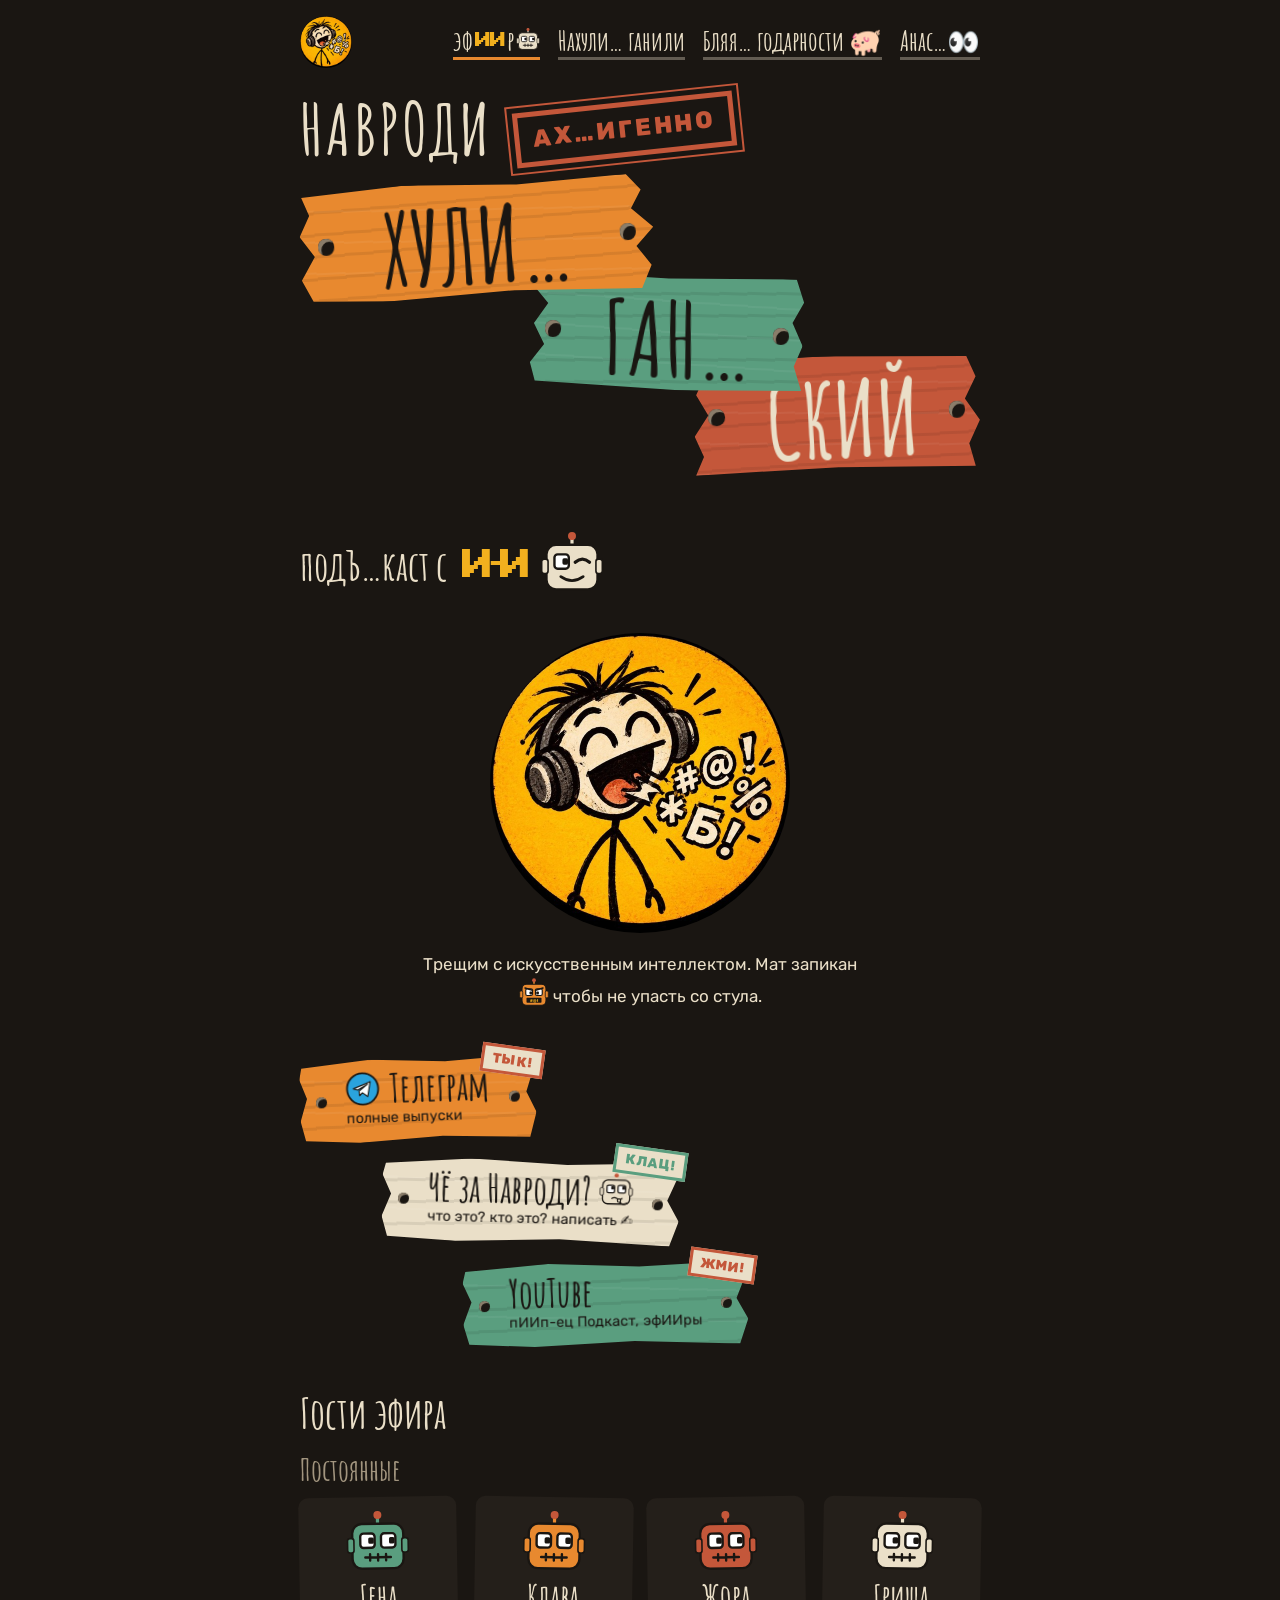
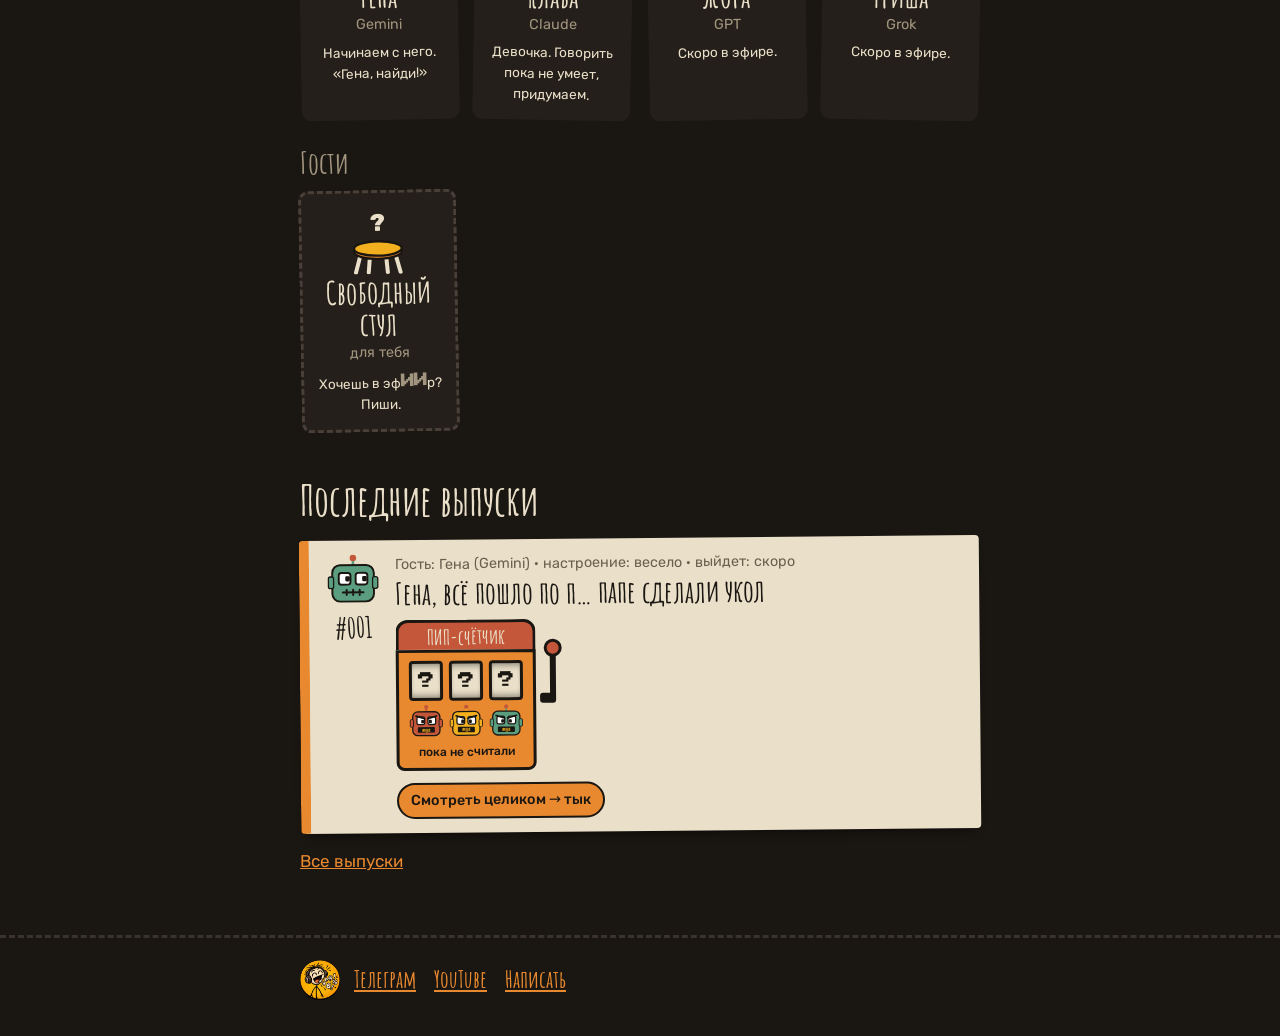
<file: index.html>
<!DOCTYPE html>
<html lang="ru">
<head>
<meta charset="utf-8">
<meta name="viewport" content="width=device-width,initial-scale=1">
<title>Навроди. Ах…игенно хули… ган… ский подЪ…каст с И-И</title>
<meta name="description" content="Навроди: ах…игенно хулиганский подкаст с ИИ. Мат запикан. Полные выпуски в Телеграме.">
<link rel="icon" href="favicon.png" type="image/png">
<link rel="preconnect" href="https://fonts.googleapis.com"><link rel="preconnect" href="https://fonts.gstatic.com" crossorigin>
<link href="https://fonts.googleapis.com/css2?family=Amatic+SC:wght@700&family=Rubik:wght@400;500;700;800&display=swap" rel="stylesheet">
<link rel="stylesheet" href="site.css">
</head>
<body class="glavnaya" data-page="glavnaya">
<header id="shapka"></header>
<main class="wrap">
<section id="hero"></section>
<section id="knopki"></section>
<h2>Гости эфира</h2>
<div id="gosti"></div>
<h2>Последние выпуски</h2>
<div id="vypuski" data-limit="3"></div>
<p><a href="vypuski.html">Все выпуски</a></p>
</main>
<footer id="podval"></footer>
<script src="site.js"></script>
</body>
</html>
</file>
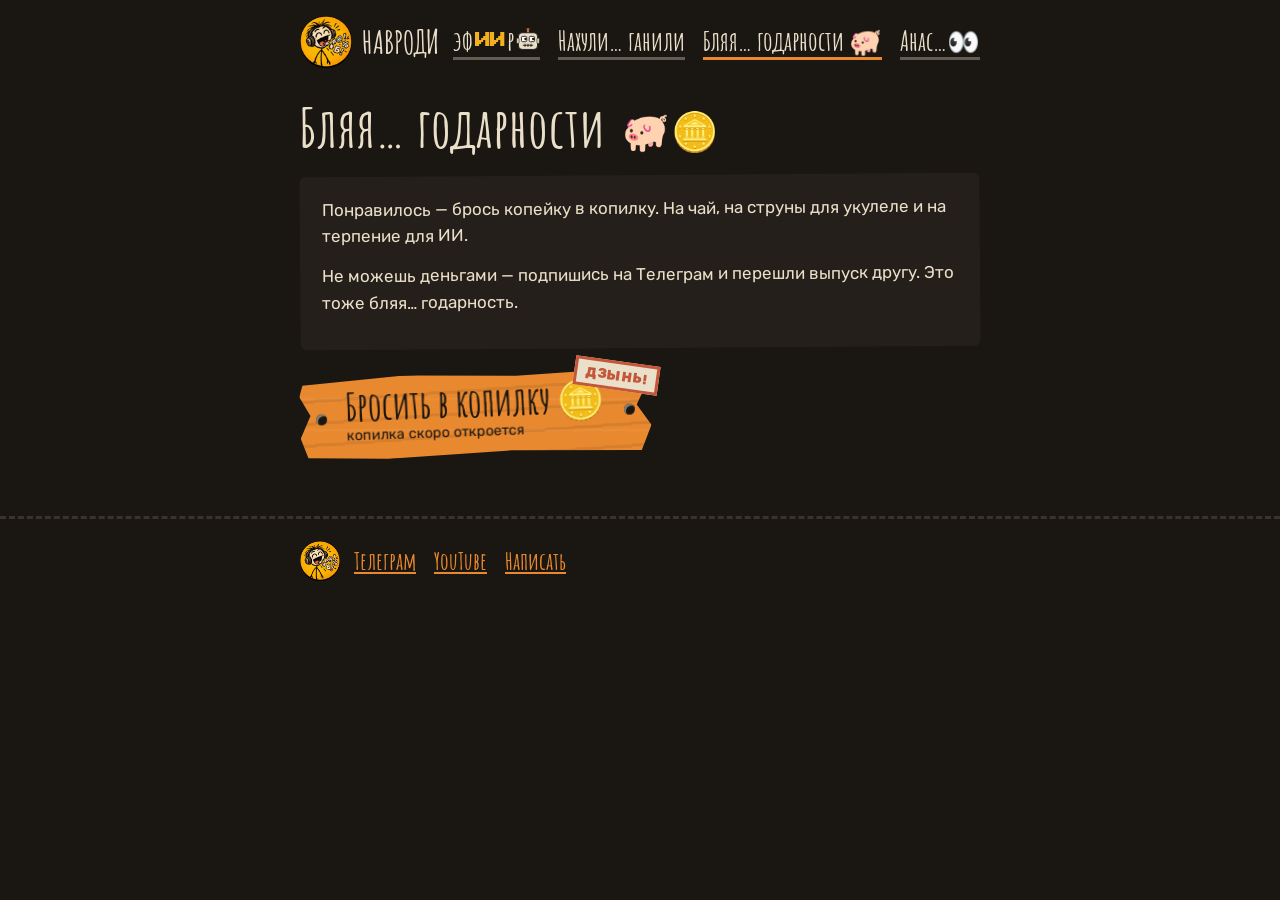
<file: blagodarnosti.html>
<!DOCTYPE html>
<html lang="ru">
<head>
<meta charset="utf-8">
<meta name="viewport" content="width=device-width,initial-scale=1">
<title>Бляя… годарности — Навроди</title>
<meta name="description" content="Поддержать Навроди.">
<link rel="icon" href="favicon.png" type="image/png">
<link rel="preconnect" href="https://fonts.googleapis.com"><link rel="preconnect" href="https://fonts.gstatic.com" crossorigin>
<link href="https://fonts.googleapis.com/css2?family=Amatic+SC:wght@700&family=Rubik:wght@400;500;700;800&display=swap" rel="stylesheet">
<link rel="stylesheet" href="site.css">
</head>
<body class="blagodarnosti" data-page="blagodarnosti">
<header id="shapka"></header>
<main class="wrap">
<h1>Бляя… годарности <span class="emo">🐖🪙</span></h1>
<div class="text"><p>Понравилось — брось копейку в копилку. На чай, на струны для укулеле и на терпение для ИИ.</p><p>Не можешь деньгами — подпишись на Телеграм и перешли выпуск другу. Это тоже бляя… годарность.</p></div>
<div id="kopilka" style="margin-top:26px"></div>
</main>
<footer id="podval"></footer>
<script src="site.js"></script>
</body>
</html>
</file>
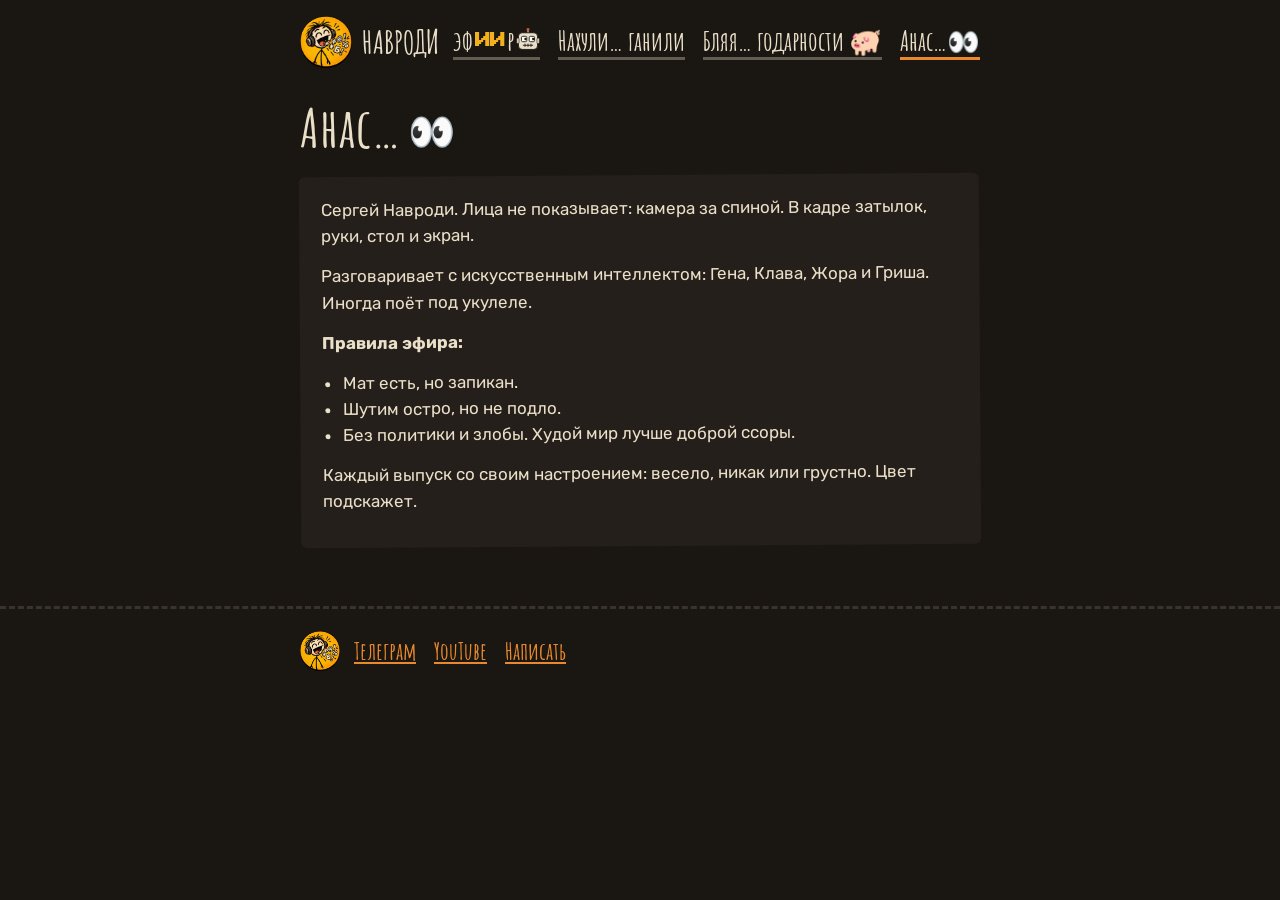
<file: kto.html>
<!DOCTYPE html>
<html lang="ru">
<head>
<meta charset="utf-8">
<meta name="viewport" content="width=device-width,initial-scale=1">
<title>Анас… — Навроди</title>
<meta name="description" content="Анас… Кто мы и что тут происходит.">
<link rel="icon" href="favicon.png" type="image/png">
<link rel="preconnect" href="https://fonts.googleapis.com"><link rel="preconnect" href="https://fonts.gstatic.com" crossorigin>
<link href="https://fonts.googleapis.com/css2?family=Amatic+SC:wght@700&family=Rubik:wght@400;500;700;800&display=swap" rel="stylesheet">
<link rel="stylesheet" href="site.css">
</head>
<body class="kto" data-page="kto">
<header id="shapka"></header>
<main class="wrap">
<h1>Анас…<span class="emo">👀</span></h1>
<div class="text"><p>Сергей Навроди. Лица не показывает: камера за спиной. В кадре затылок, руки, стол и экран.</p>
<p>Разговаривает с искусственным интеллектом: Гена, Клава, Жора и Гриша. Иногда поёт под укулеле.</p>
<p><b>Правила эфира:</b></p>
<ul><li>Мат есть, но запикан.</li><li>Шутим остро, но не подло.</li><li>Без политики и злобы. Худой мир лучше доброй ссоры.</li></ul>
<p>Каждый выпуск со своим настроением: весело, никак или грустно. Цвет подскажет.</p></div>
</main>
<footer id="podval"></footer>
<script src="site.js"></script>
</body>
</html>
</file>
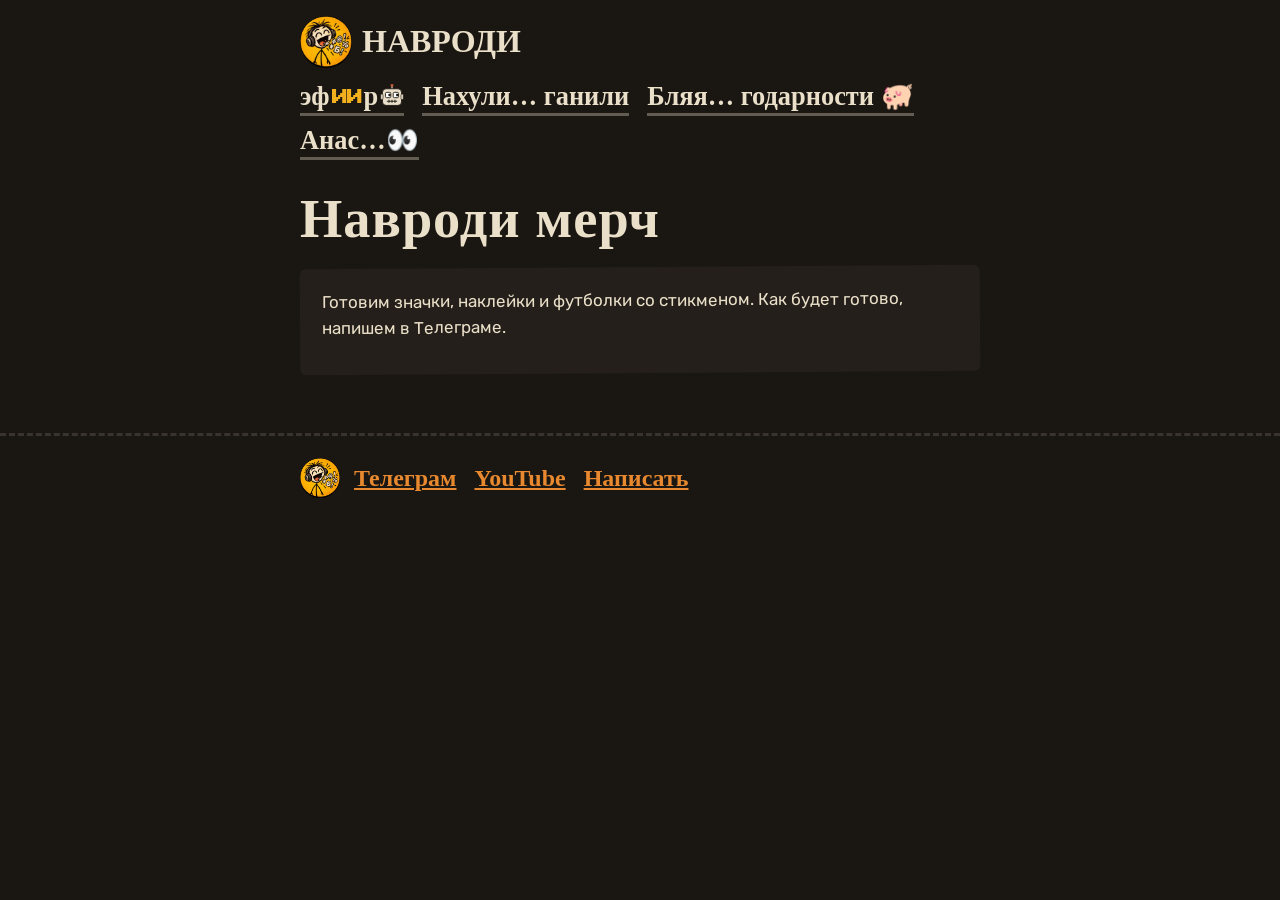
<file: merch.html>
<!DOCTYPE html>
<html lang="ru">
<head>
<meta charset="utf-8">
<meta name="viewport" content="width=device-width,initial-scale=1">
<title>Навроди мерч</title>
<meta name="description" content="Мерч Навроди.">
<link rel="icon" href="favicon.svg" type="image/svg+xml">
<link rel="preconnect" href="https://fonts.googleapis.com"><link rel="preconnect" href="https://fonts.gstatic.com" crossorigin>
<link href="https://fonts.googleapis.com/css2?family=Rubik:wght@400;500;700&display=swap" rel="stylesheet">
<link rel="stylesheet" href="site.css">
</head>
<body class="merch" data-page="merch" data-root="">
<header id="shapka"></header>
<main class="wrap">
<h1>Навроди мерч</h1>
<div class="text"><p>Готовим значки, наклейки и футболки со стикменом. Как будет готово, напишем в Телеграме.</p></div>
</main>
<footer id="podval"></footer>
<script src="site.js"></script>
</body>
</html>
</file>
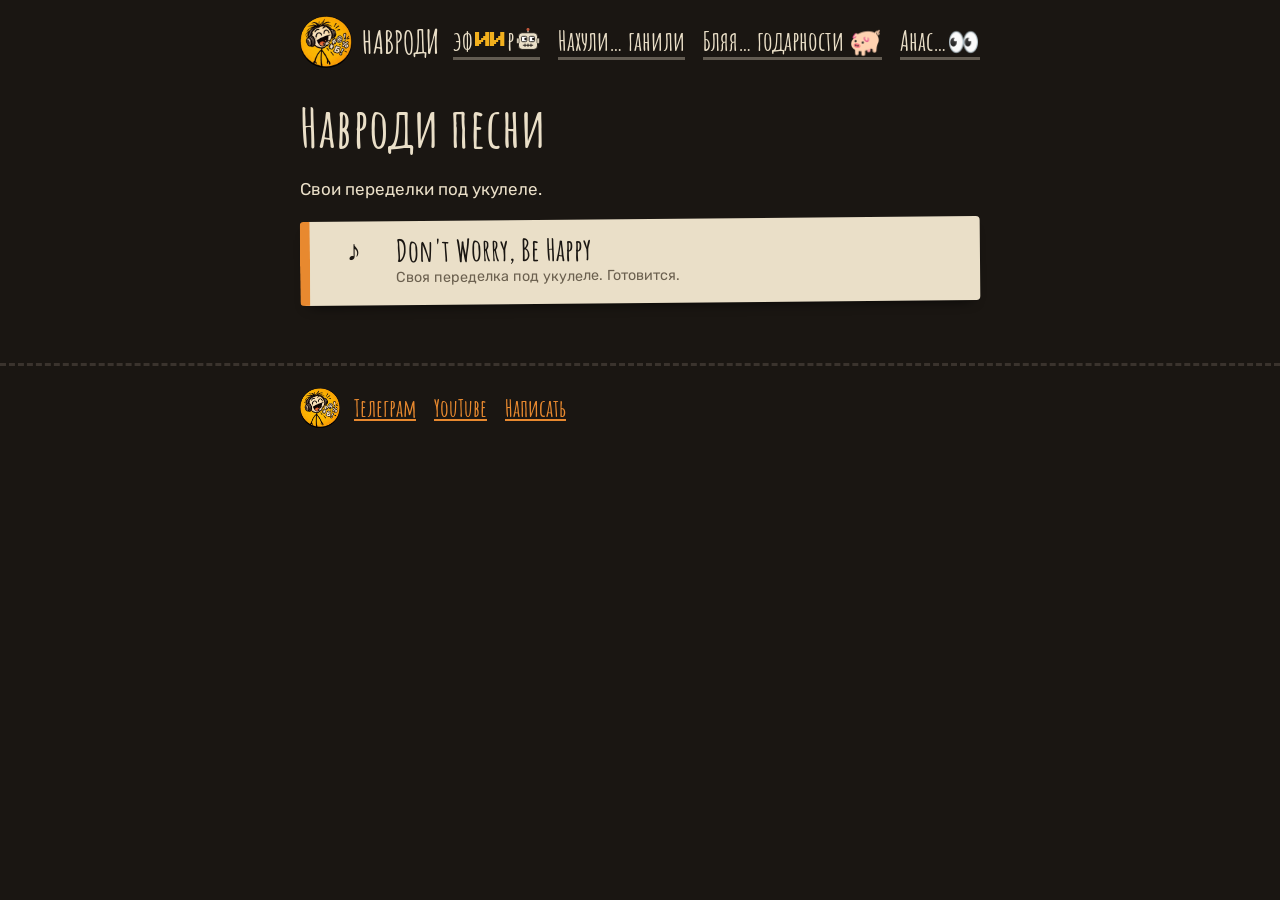
<file: pesni.html>
<!DOCTYPE html>
<html lang="ru">
<head>
<meta charset="utf-8">
<meta name="viewport" content="width=device-width,initial-scale=1">
<title>Песни — Навроди</title>
<meta name="description" content="Песни Навроди под укулеле.">
<link rel="icon" href="favicon.png" type="image/png">
<link rel="preconnect" href="https://fonts.googleapis.com"><link rel="preconnect" href="https://fonts.gstatic.com" crossorigin>
<link href="https://fonts.googleapis.com/css2?family=Amatic+SC:wght@700&family=Rubik:wght@400;500;700;800&display=swap" rel="stylesheet">
<link rel="stylesheet" href="site.css">
</head>
<body class="pesni" data-page="pesni">
<header id="shapka"></header>
<main class="wrap">
<h1>Навроди песни</h1>
<p>Свои переделки под укулеле.</p>
<div id="pesni"></div>
</main>
<footer id="podval"></footer>
<script src="site.js"></script>
</body>
</html>
</file>
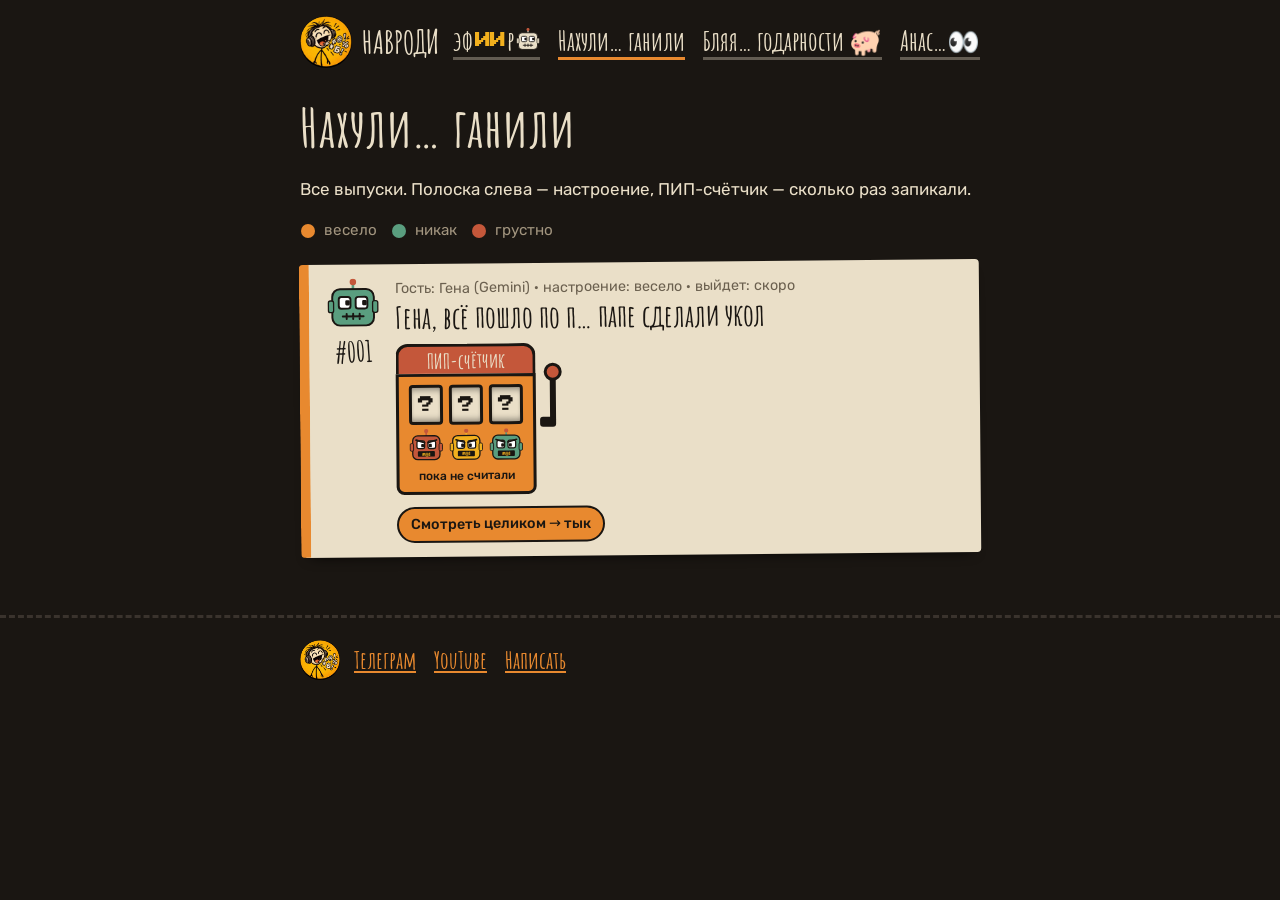
<file: vypuski.html>
<!DOCTYPE html>
<html lang="ru">
<head>
<meta charset="utf-8">
<meta name="viewport" content="width=device-width,initial-scale=1">
<title>Нахули… ганили — Навроди</title>
<meta name="description" content="Все выпуски Навроди.">
<link rel="icon" href="favicon.png" type="image/png">
<link rel="preconnect" href="https://fonts.googleapis.com"><link rel="preconnect" href="https://fonts.gstatic.com" crossorigin>
<link href="https://fonts.googleapis.com/css2?family=Amatic+SC:wght@700&family=Rubik:wght@400;500;700;800&display=swap" rel="stylesheet">
<link rel="stylesheet" href="site.css">
</head>
<body class="vypuski" data-page="vypuski">
<header id="shapka"></header>
<main class="wrap">
<h1>Нахули… ганили</h1>
<p>Все выпуски. Полоска слева — настроение, ПИП-счётчик — сколько раз запикали.</p>
<div class="legend"><span><svg width="16" height="16"><circle cx="8" cy="8" r="7" fill="#e8892f"/></svg>весело</span><span><svg width="16" height="16"><circle cx="8" cy="8" r="7" fill="#5a9e7f"/></svg>никак</span><span><svg width="16" height="16"><circle cx="8" cy="8" r="7" fill="#c4573a"/></svg>грустно</span></div>
<div id="vypuski"></div>
</main>
<footer id="podval"></footer>
<script src="site.js"></script>
</body>
</html>
</file>
<file: site.css>
/* пиксельный шрифт для «И-И» (Press Start 2P, лежит рядом с сайтом) */
@font-face{font-family:"Pixel";src:url(pixel-cyr.woff2) format("woff2");unicode-range:U+0301,U+0400-045F,U+0490-0491,U+04B0-04B1,U+2116;font-display:swap}
@font-face{font-family:"Pixel";src:url(pixel-lat.woff2) format("woff2");unicode-range:U+0000-00FF;font-display:swap}
/* Навроди: чёрный, оранжевый, жёлтый, приглушённый зелёный, кирпичный, кремовый */
:root{
  --bg:#1a1612; --bg2:#241f1a; --orange:#e8892f; --yellow:#f2b01e; --green:#5a9e7f; --brick:#c4573a;
  --cream:#eadfc8; --ink:#1a1612; --muted:#a2957f;
}
*{box-sizing:border-box}
body{margin:0;background:var(--bg);color:var(--cream);font:17px/1.55 "Rubik",system-ui,sans-serif}
a{color:var(--orange)}
a:focus-visible{outline:3px solid var(--orange);outline-offset:3px;border-radius:6px}
.wrap{max-width:720px;margin:0 auto;padding:0 20px}
h1,h2,h3{font-weight:700;line-height:1.15;margin:0}
h1{font-family:"Amatic SC",cursive;font-size:3.4rem;letter-spacing:1px;margin:28px 0 .3em}
h2{font-family:"Amatic SC",cursive;font-size:2.6rem;margin:44px 0 14px}

/* шапка-меню */
#shapka{display:flex;align-items:center;justify-content:space-between;gap:12px;flex-wrap:wrap;max-width:720px;margin:0 auto;padding:16px 20px 0}
#shapka .home{display:flex;align-items:center;gap:10px;text-decoration:none;color:var(--cream);font-family:"Amatic SC",cursive;font-weight:700;font-size:2rem}
#shapka .home img{border-radius:50%}
#shapka nav{display:flex;flex-wrap:wrap;gap:8px 18px}
#shapka nav a{color:var(--cream);text-decoration:none;font-family:"Amatic SC",cursive;font-weight:700;font-size:1.65rem;line-height:1.1;padding:2px 0;border-bottom:3px solid rgba(234,223,200,.35);display:inline-flex;align-items:center;gap:2px;white-space:nowrap}
#shapka nav .robot{vertical-align:middle}
#shapka nav a[aria-current="page"]{border-bottom-color:var(--orange)}
#shapka nav a:hover{color:var(--orange)}
.glavnaya #shapka .home span{display:none}

/* баннер: доски лесенкой */
#hero{padding:26px 0 8px;text-align:center}
.banner{font-family:"Amatic SC",cursive;font-weight:700;text-align:left;margin:0 auto;max-width:680px}
.b-top{display:flex;align-items:center;gap:22px;flex-wrap:wrap}
.b-name{font-size:clamp(2.6rem,9vw,4.4rem);line-height:1;letter-spacing:3px}
.stamp{font-family:"Rubik",sans-serif;font-weight:800;color:var(--brick);border:5px solid var(--brick);outline:2px solid var(--brick);outline-offset:5px;
  padding:4px 14px;font-size:clamp(1rem,3.4vw,1.5rem);letter-spacing:3px;transform:rotate(-6deg);white-space:nowrap}
.boards{position:relative;height:clamp(190px,40vw,280px);margin:18px 0 6px}
.board{position:absolute;display:block;text-align:center;color:var(--ink);font-size:clamp(3.2rem,13vw,6.4rem);line-height:1;padding:.12em .7em 0;
  background-image:repeating-linear-gradient(178deg,rgba(0,0,0,.08) 0 3px,transparent 3px 22px),repeating-linear-gradient(2deg,rgba(255,255,255,.05) 0 2px,transparent 2px 31px);
  filter:drop-shadow(0 7px 0 rgba(0,0,0,.45))}
.board::before,.board::after{content:"";position:absolute;top:50%;width:.16em;height:.16em;margin-top:-.08em;border-radius:50%;background:var(--ink);box-shadow:inset .03em .03em 0 #8a7d6a}
.board::before{left:5%} .board::after{right:5%}
.b1{left:0;top:0;width:52%;background-color:var(--orange);transform:rotate(-3deg);z-index:3;
  clip-path:polygon(1% 6%,30% 0,62% 4%,93% 0,97% 14%,94% 30%,100% 47%,95% 63%,99% 80%,96% 100%,60% 96%,25% 100%,3% 97%,0 78%,4% 58%,0 40%,3% 22%)}
.b2{left:34%;top:33%;width:40%;background-color:var(--green);transform:rotate(2deg);z-index:2;
  clip-path:polygon(4% 0,50% 3%,97% 0,100% 20%,96% 38%,100% 58%,97% 76%,100% 97%,55% 100%,2% 96%,0 80%,5% 64%,1% 46%,6% 28%,0 12%)}
.b3{left:58%;top:62%;width:42%;background-color:var(--brick);color:var(--cream);transform:rotate(-2deg);z-index:1;
  clip-path:polygon(2% 3%,45% 0,96% 4%,99% 22%,95% 41%,100% 60%,96% 80%,98% 100%,50% 97%,0 100%,3% 84%,0 66%,5% 48%,1% 30%,4% 15%)}
.b-tag{font-size:clamp(2rem,7vw,3.2rem);line-height:1;margin-top:clamp(40px,8vw,70px);display:flex;align-items:center;gap:10px}
.b-tag .pod{font-size:.78em}
.hero-avatar{display:block;width:min(300px,70vw);height:auto;margin:34px auto 0;border-radius:50%}
.hero-text{max-width:460px;margin:18px auto 0;color:var(--cream)}

/* кнопки-дощечки, лесенкой, как в шапке */
#knopki{display:flex;flex-direction:column;align-items:flex-start;gap:20px;margin:40px 0 10px}
.plate{position:relative;display:inline-block;max-width:100%;padding:10px 46px 12px;color:var(--ink);text-decoration:none;
  background-image:repeating-linear-gradient(178deg,rgba(0,0,0,.08) 0 3px,transparent 3px 22px),repeating-linear-gradient(2deg,rgba(255,255,255,.05) 0 2px,transparent 2px 31px);
  clip-path:polygon(1% 8%,30% 0,62% 5%,96% 0,99% 20%,96% 45%,100% 70%,97% 100%,60% 95%,25% 100%,2% 96%,0 72%,3% 45%,0 22%);
  filter:drop-shadow(0 6px 0 rgba(0,0,0,.45))}
.plate::before,.plate::after{content:"";position:absolute;top:50%;width:11px;height:11px;margin-top:-5px;border-radius:50%;background:var(--ink);box-shadow:inset 2px 2px 0 #8a7d6a}
.plate::before{left:16px} .plate::after{right:16px}
.plate b{display:flex;align-items:center;gap:8px;font-family:"Amatic SC",cursive;font-weight:700;font-size:2.4rem;line-height:1}
.plate span{display:block;font-size:.9rem}
.plate.t1{background-color:var(--orange);transform:rotate(-2deg)}
.plate.t4{background-color:var(--cream);transform:rotate(1.5deg);margin-left:12%}
.plate.t2{background-color:var(--green);transform:rotate(-1deg);margin-left:24%}
.plate.t3{background-color:var(--brick);color:var(--cream);transform:rotate(1deg);margin-left:6%}
.plate:hover{transform:rotate(0) translate(2px,2px)}
.soon{cursor:default}

/* гости */
.g-row{display:grid;grid-template-columns:repeat(auto-fill,minmax(150px,1fr));gap:16px}
.g-h{font-family:"Amatic SC",cursive;font-size:1.9rem;color:var(--muted);margin:10px 0 10px}
.g-h:not(:first-child){margin-top:26px}
.stul{text-decoration:none;color:var(--cream);border:3px dashed #4a4038;background:transparent}
.stul:hover{border-color:var(--orange)}
.guest{background:var(--bg2);border-radius:10px;padding:14px;text-align:center;display:flex;flex-direction:column;align-items:center;gap:2px}
.guest:nth-child(odd){transform:rotate(-1deg)} .guest:nth-child(even){transform:rotate(1deg)}
.guest b{font-family:"Amatic SC",cursive;font-size:2rem;line-height:1}
.guest span{color:var(--muted);font-size:.9rem}
.guest small{font-size:.85rem;margin-top:4px}

/* карточки выпусков и песен */
.ep{display:flex;gap:14px;align-items:flex-start;background:var(--cream);color:var(--ink);padding:14px 16px;border-radius:4px;margin:0 0 16px;
  border-left:10px solid var(--mood,var(--orange));box-shadow:0 8px 14px -10px #000}
.ep:nth-child(odd){transform:rotate(-.5deg)} .ep:nth-child(even){transform:rotate(.6deg)}
.ep-side{flex:none;display:flex;flex-direction:column;align-items:center;gap:4px;min-width:56px}
.ep-num{font-family:"Amatic SC",cursive;font-weight:700;font-size:1.8rem;line-height:1}
.ep h3{font-family:"Amatic SC",cursive;font-size:1.9rem;line-height:1.05}
.ep-meta{margin:0 0 2px;color:#6b604f;font-size:.9rem}
.pip{margin:6px 0 0;font-size:.9rem;color:#6b604f}
.pip b{display:inline-block;background:var(--ink);color:var(--cream);padding:0 8px;border-radius:4px;font-family:"Rubik",sans-serif}
.ep-links{display:flex;flex-wrap:wrap;gap:8px;margin-top:10px}
.mini{font-size:.9rem;font-weight:500;text-decoration:none;color:var(--ink);padding:5px 12px;border:2px solid var(--ink);border-radius:20px}
.mini.tg{background:var(--orange)} .mini.yt{background:var(--green)}
.empty{color:var(--muted)}

/* текстовые страницы */
.text{background:var(--bg2);padding:20px 22px;border-radius:6px;transform:rotate(-.4deg)}
.text p{margin:0 0 .8em}
.text ul{margin:0 0 .8em;padding-left:1.2em}
.legend{display:flex;flex-wrap:wrap;gap:14px;color:var(--muted);font-size:.95rem;margin:6px 0 20px}
.legend span{display:flex;align-items:center;gap:8px}
.piggy{display:block;margin:10px auto 20px}

/* подвал */
#podval{margin-top:60px;border-top:3px dashed #3a332d;padding:22px 0 36px;color:var(--muted);font-size:.95rem}
#podval .wrap{display:flex;align-items:center;gap:14px}
#podval img{border-radius:50%}
#podval a{margin-right:14px;font-family:"Amatic SC",cursive;font-weight:700;font-size:1.5rem}

@media (prefers-reduced-motion:reduce){.plate{transition:none}}

.eyes{vertical-align:-6px}
h1 .eyes{vertical-align:2px;margin-left:10px}

.emo{font-size:.7em;margin-left:.15em;vertical-align:.08em}

/* «И-И»: пиксельный шрифт, буквы плотно, короткий дефис */
.ii{font-family:"Pixel",monospace;font-weight:400;letter-spacing:-.08em;font-size:.82em;color:var(--yellow);text-transform:uppercase}
.b-tag .ii{font-size:.62em;margin-left:.15em}
#shapka nav .ii{font-size:.62em;letter-spacing:-.06em}
.hero-text .robot{vertical-align:-8px}
.plate b .robot{flex:none}
.ii .d{display:inline-block;transform:scaleX(.45);margin:0 -.32em}

/* «тык!» — штампик на дощечках, чтобы было видно, что жмётся */
.pw .tyk{position:absolute;right:-8px;top:-12px;z-index:2;pointer-events:none;font-style:normal;font-family:"Rubik",sans-serif;font-weight:800;font-size:.85rem;letter-spacing:1px;text-transform:uppercase;
  color:var(--brick);background:var(--cream);border:3px solid var(--brick);padding:1px 8px;transform:rotate(8deg);animation:tyk 1.8s ease-in-out infinite}
.pw.t4 .tyk{color:var(--green);border-color:var(--green)}
.pw{position:relative;display:inline-block;max-width:100%}
.pw .plate{margin-left:0 !important}
.pw.t4{margin-left:12%} .pw.t2{margin-left:24%} .pw.t3{margin-left:6%}
@keyframes tyk{0%,70%,100%{transform:rotate(8deg) scale(1)}80%{transform:rotate(4deg) scale(1.18)}90%{transform:rotate(10deg) scale(.95)}}
.plate:active{transform:rotate(0) translate(3px,5px) !important;filter:drop-shadow(0 1px 0 rgba(0,0,0,.45))}
.tg-ico{flex:none;margin-right:2px}

/* однорукий бандит */
.slot{position:relative;display:inline-block;margin:10px 26px 2px 0;vertical-align:top}
.slot-top{background:var(--brick);color:var(--cream);font-family:"Amatic SC",cursive;font-weight:700;font-size:1.3rem;line-height:1;text-align:center;padding:4px 10px 2px;border:3px solid var(--ink);border-bottom:0;border-radius:12px 12px 0 0}
.slot-body{background:var(--orange);border:3px solid var(--ink);border-radius:0 0 8px 8px;padding:8px 10px 6px}
.reels{display:flex;gap:6px;justify-content:center}
.reel{width:34px;height:40px;display:flex;align-items:center;justify-content:center;background:var(--cream);border:3px solid var(--ink);border-radius:4px;
  font-family:"Pixel",monospace;font-size:1.05rem;color:var(--ink);box-shadow:inset 0 6px 6px -4px rgba(0,0,0,.4),inset 0 -6px 6px -4px rgba(0,0,0,.4)}
.bots{display:flex;gap:6px;justify-content:center;margin-top:4px}
.bots .robot{width:34px;height:36px}
.slot-foot{text-align:center;font-size:.75rem;font-weight:500;color:var(--ink);margin-top:2px}
.lever{position:absolute;right:-20px;top:34px;width:6px;height:46px;background:var(--ink);border-radius:3px}
.lever::before{content:"";position:absolute;left:-6px;top:-14px;width:18px;height:18px;border-radius:50%;background:var(--brick);border:3px solid var(--ink);box-sizing:border-box}
.lever::after{content:"";position:absolute;left:-10px;bottom:-4px;width:16px;height:10px;background:var(--ink);border-radius:3px}
</file>
